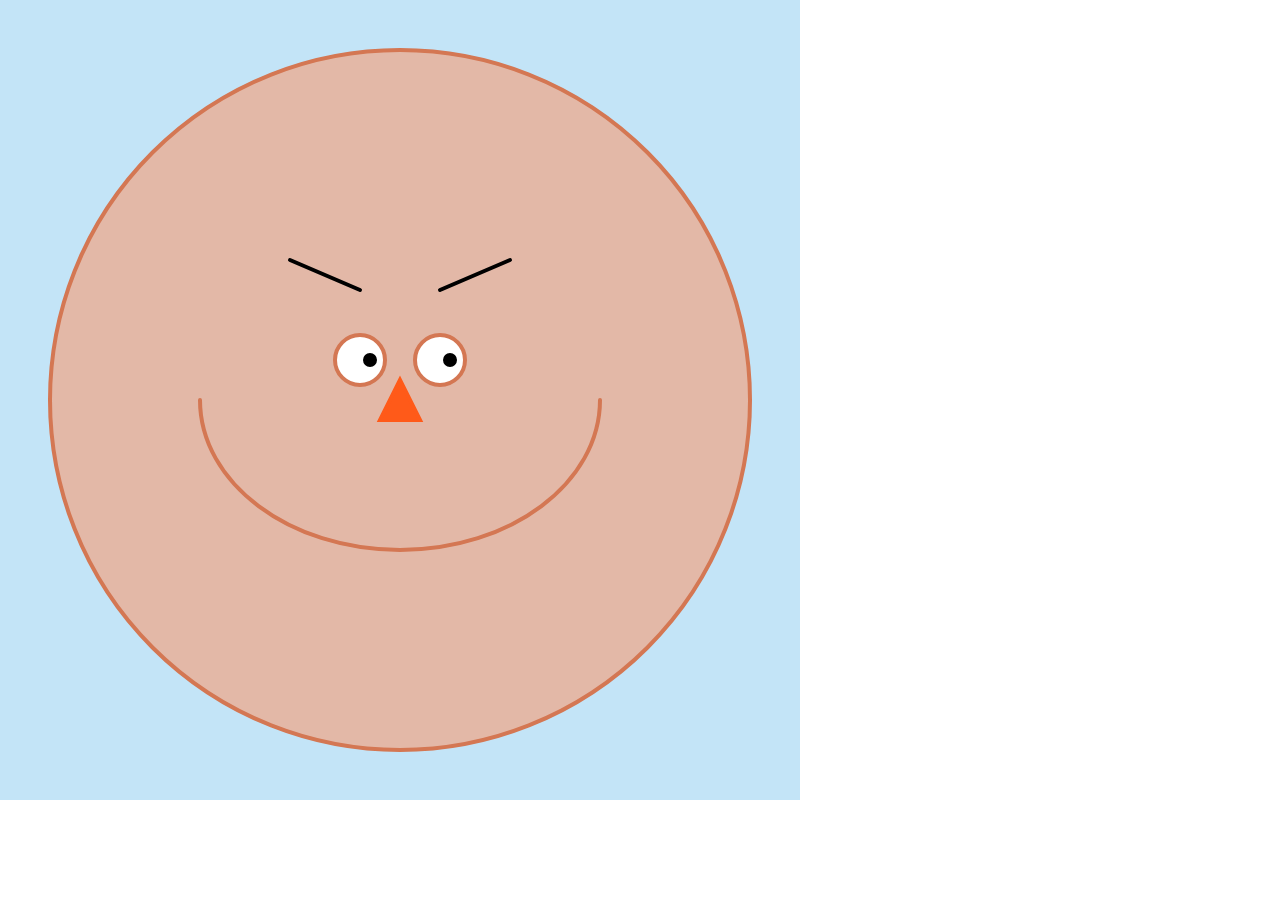
<file: week1/index.html>
<!DOCTYPE html>
<html lang="en">
  <head>
    <meta charset="utf-8" />
    <meta name="viewport" content="width=device-width, initial-scale=1.0">

    <title>Sketch</title>

    <link rel="stylesheet" type="text/css" href="style.css">

    <script src="libraries/p5.min.js"></script>
    <script src="libraries/p5.sound.min.js"></script>
  </head>

  <body>
    <script src="sketch.js"></script>
  </body>
</html>
</file>
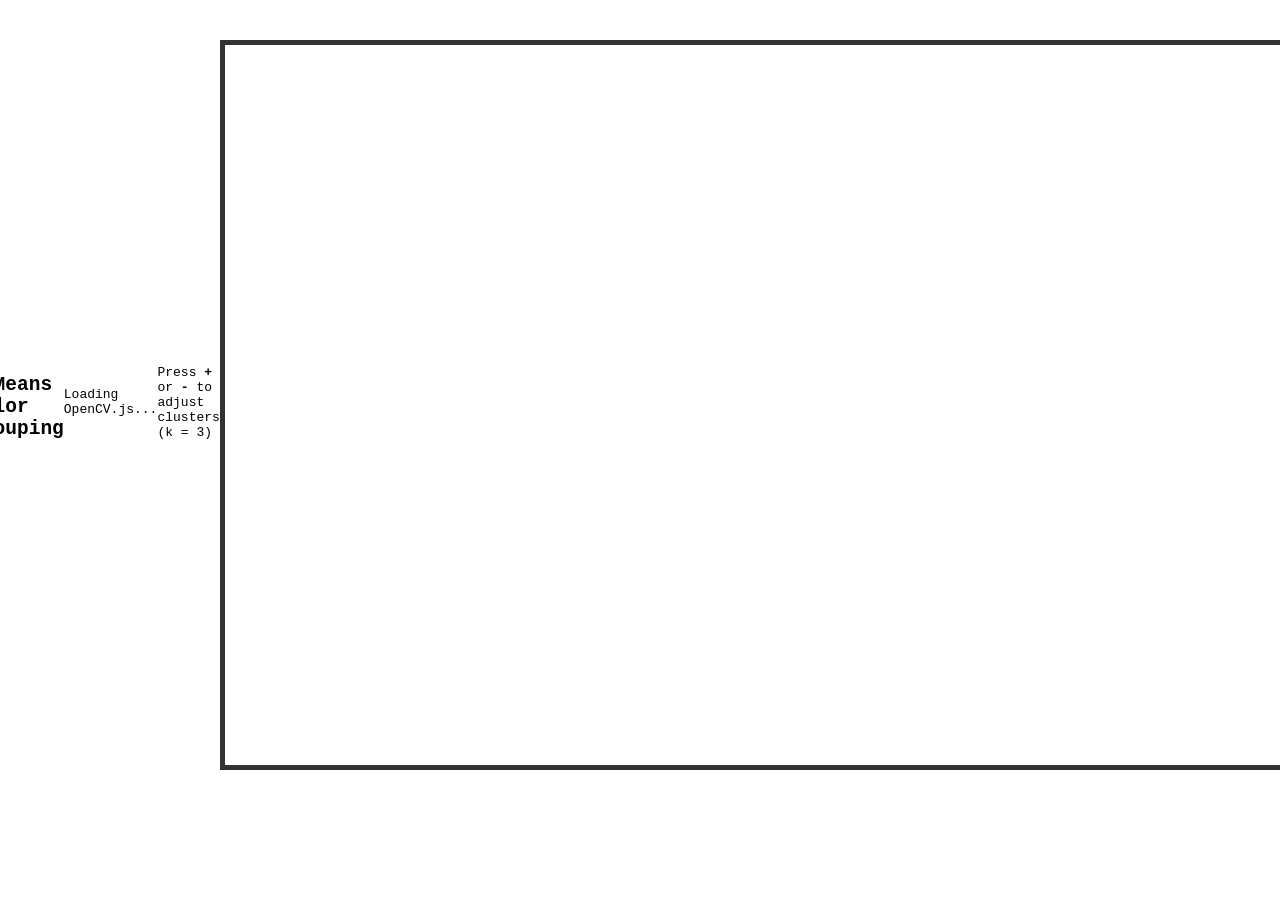
<file: Leah/weekly_project/week3/index.html>
<!DOCTYPE html>
<html lang="en">
  <head>
    <meta charset="utf-8" />
    <meta name="viewport" content="width=device-width, initial-scale=1.0">

    <title>Assignment 3- K-Means Video Segmentation</title>
    <link rel="stylesheet" type="text/css" href="style.css">
  </head>


  <body>
    <h2>K-Means Color Grouping</h2>

    <div id="status" class="info">Loading OpenCV.js...</div>
    <div class="info">Press <strong>+</strong> or <strong>-</strong> to adjust clusters (k = <span id="kVal">3</span>)</div>

    <!-- Hidden video element serving as webcam frame source -->
    <video id="videoInput" width="320" height="240" autoplay playsinline></video>

    <script src="libraries/p5.min.js"></script>

    <!-- Define Module configuration BEFORE loading opencv.js -->
    <script>
      var Module = {
        onRuntimeInitialized: function() {
          cvReady = true;
          const statusEl = document.getElementById('status');
          if (statusEl) statusEl.innerText = 'OpenCV.js loaded successfully.';
          if (typeof startCamera === 'function') {
            startCamera();
          }
        }
      };
    </script>

    <!-- Load OpenCV.js -->
    <script src="sketch.js"></script> 
    <script async src="https://docs.opencv.org/4.x/opencv.js"></script>
    

  </body>
</html>
</file>
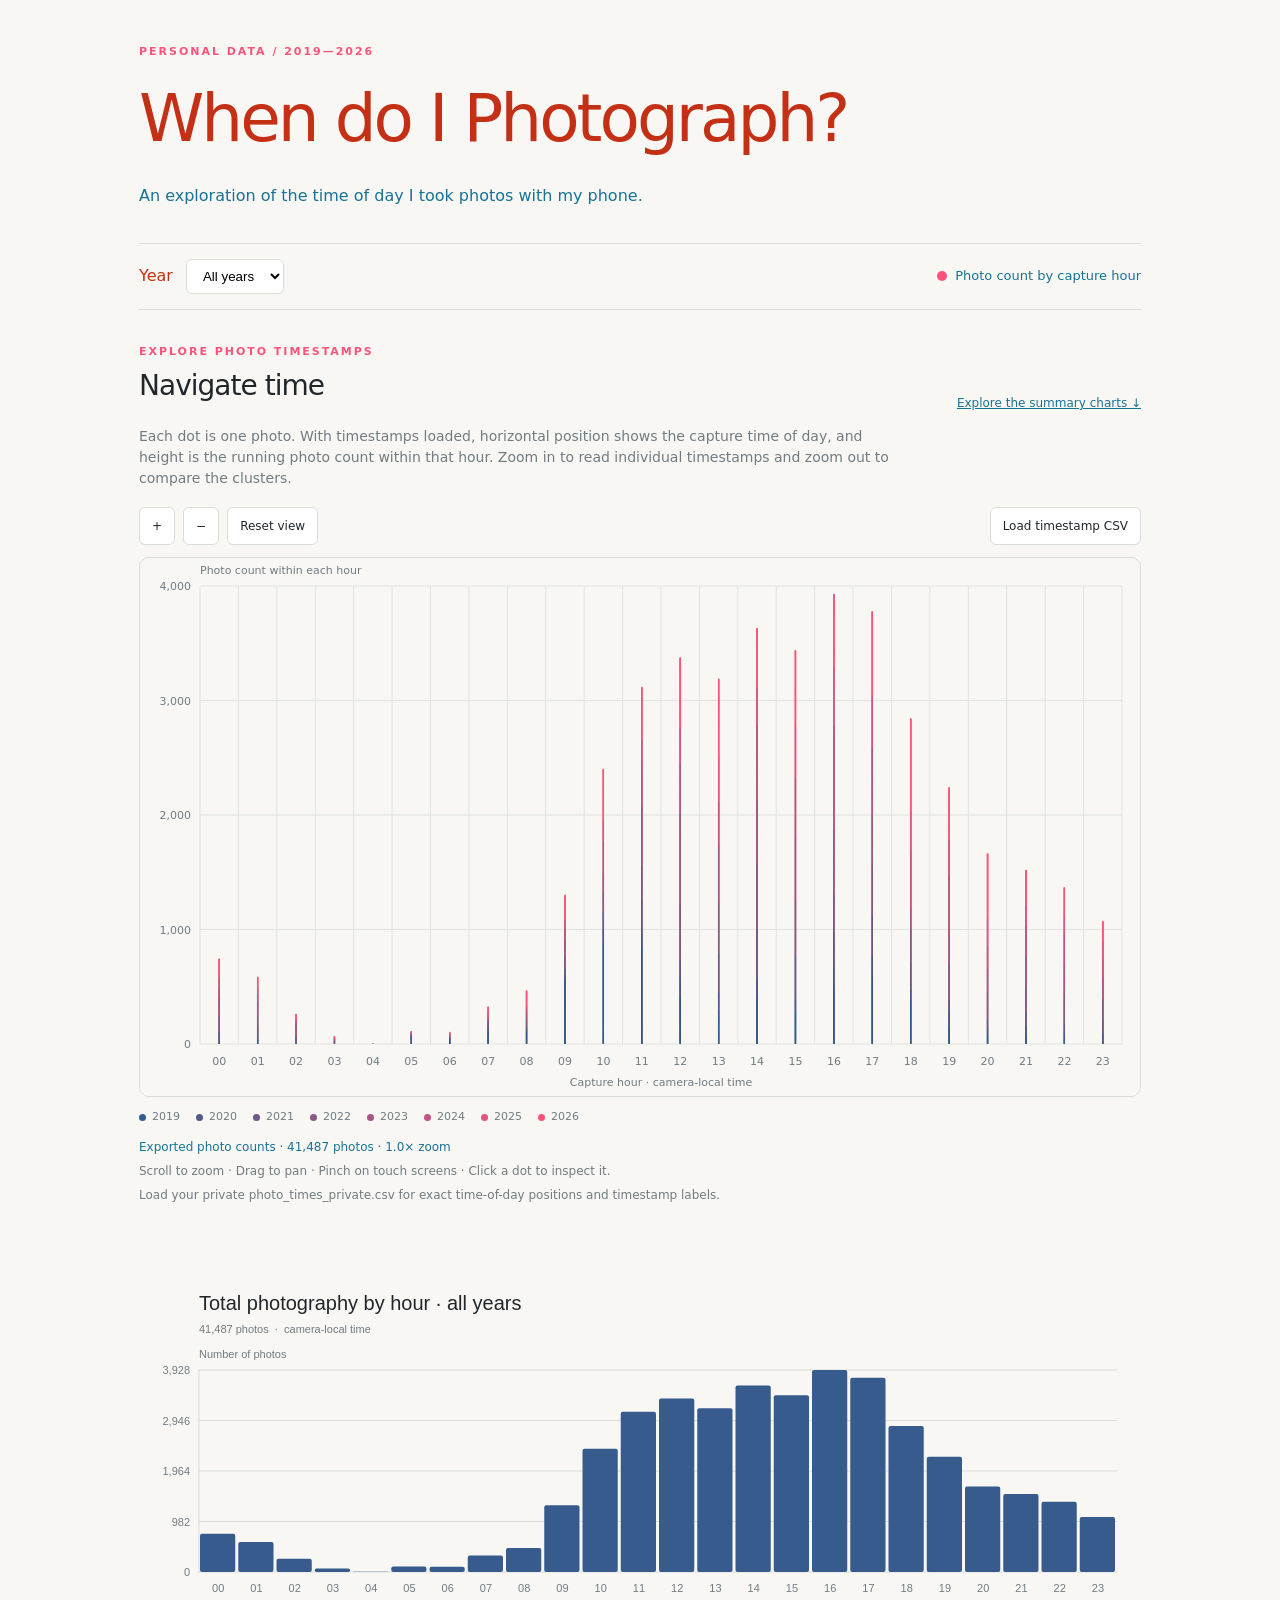
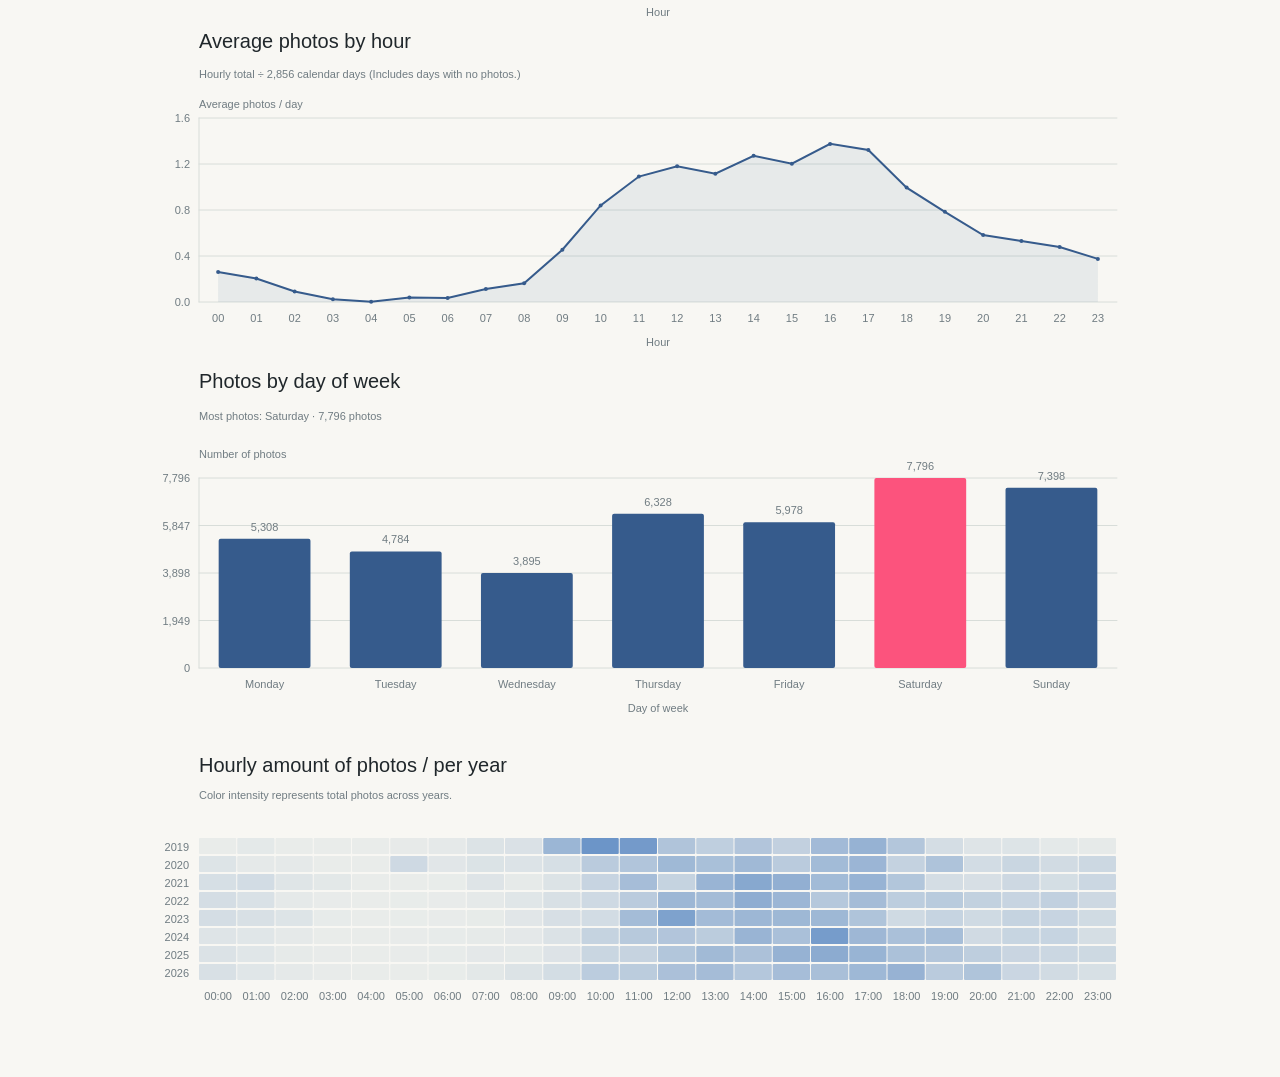
<file: Leah/weekly_project/project2/submission/index.html>
<!doctype html>
<html lang="en">
<head>
  <meta charset="utf-8">
  <meta name="viewport" content="width=device-width,initial-scale=1">
  <title>When do I Photograph — A Photo Time Diary</title>
  <link rel="stylesheet" href="style.css">
  <script defer src="library/p5.min.js"></script>
  <script defer src="library/p5.sound.min.js"></script>
  <script defer src="sketch.js"></script>
  <script defer src="navigate-time.js"></script>
</head>
<body>
  <main>
    <header><div class="eyebrow">PERSONAL DATA / 2019—2026</div><h1>When do I Photograph?</h1>
      <p>An exploration of the time of day I took photos with my phone. </p>
    </header>
    <div id="controls"><label>Year <select id="year-select"><option value="all">All years</option></select></label><div class="legend"><span class="dot"></span><span>Photo count by capture hour</span></div></div>
    <section id="time-navigation" aria-labelledby="navigate-heading">
      <div class="navigate-heading">
        <div><div class="eyebrow">EXPLORE PHOTO TIMESTAMPS</div><h2 id="navigate-heading">Navigate time</h2></div>
        <a href="#canvas-holder">Explore the summary charts ↓</a>
      </div>
      <p class="navigate-description">Each dot is one photo. With timestamps loaded, horizontal position shows the capture time of day, and height is the running photo count within that hour. Zoom in to read individual timestamps and zoom out to compare the clusters.</p>
      <div class="navigate-toolbar" aria-label="Time navigation controls">
        <div class="navigate-buttons">
          <button id="navigate-in" type="button" aria-label="Zoom in">+</button>
          <button id="navigate-out" type="button" aria-label="Zoom out">−</button>
          <button id="navigate-reset" type="button">Reset view</button>
        </div>
        <div class="navigate-buttons">
          <input id="navigate-file" type="file" accept=".csv,text/csv" hidden>
          <button id="navigate-load" type="button">Load timestamp CSV</button>
          <button id="navigate-clear" type="button" hidden>Use exported data</button>
        </div>
      </div>
      <div id="navigate-stage">
        <canvas id="navigate-canvas" tabindex="0" role="img" aria-label="Zoomable photo timestamp graph. With a CSV loaded, horizontal position is capture time of day and vertical position is the cumulative photo count within each hour in capture-date order. Scroll or use plus and minus to zoom, drag or use arrow keys to pan, and press zero to reset. Load a local CSV to read exact timestamps."></canvas>
        <div id="navigate-tooltip" hidden></div>
      </div>
      <div id="navigate-years" aria-label="Dot colors by year"></div>
      <p id="navigate-status" role="status" aria-live="polite"></p>
      <p class="navigate-help">Scroll to zoom · Drag to pan · Pinch on touch screens · Click a dot to inspect it. </p>
      <p id="navigate-detail" aria-live="polite">Load your private <code>photo_times_private.csv</code> to see exact timestamps. The file stays in this browser tab and is not uploaded or saved by the page.</p>
    </section>
    <div id="canvas-holder" role="img" aria-label="Hourly photo totals, average photos per day by capture hour, Monday-to-Sunday photo totals with the busiest day highlighted, and yearly heatmap. The year selector filters the totals, average, and weekday charts."></div>
  </main>
</body>
</html>
</file>
<file: week1/style.css>
html, body {
  margin: 0;
  padding: 0;
}

canvas {
  display: block;
}
</file>
<file: Leah/weekly_project/week3/style.css>
html, body {
  margin: 0;
  padding: 0;
  font-family: monospace; padding: 20px;
  display:flex;
  justify-content: center; /* Center horizontally */
  align-items: center;     /* Center vertically */
}

canvas {
  border: 5px solid #333;
  background-color: #ffffff;
}

#videoInput { 
  display: none; 
} /* Hide raw video element */

.info { 
  margin-bottom: 10px; 
}
</file>
<file: Leah/weekly_project/project2/submission/style.css>
:root{
    color-scheme:light;
    --paper:#f8f7f3;
    --ink:#c43016;
    --secondary:#187295;
    --accent:#fc537d;
    --line:#d9ddd9}
    *{
        box-sizing:border-box
    }
    body{
        margin:0;
        background:var(--paper);
        color:var(--ink);
        font:16px/1.5 system-ui,
        -apple-system,
        BlinkMacSystemFont,"Helvetica Neue",
        sans-serif
    }
    main{
        max-width:1050px;
        margin:0 auto;
        padding:44px 24px 60px
    }
    .eyebrow{
        font-size:11px;
        font-weight:700;
        letter-spacing:.18em;
        color:var(--accent)
    }
    h1{
        font-size:clamp(34px,6vw,66px);
        font-weight:500;
        letter-spacing:-.045em;
        margin:8px 0
    }
    header p{
        max-width:670px;
        color:var(--secondary)
    }
    #controls{
        display:flex;
        align-items:center;
        justify-content:space-between;
        gap:15px;
        margin-top:35px;
        padding:15px 0;
        border-block:1px solid var(--line)
    }
    select{
        border:1px solid var(--line);
        border-radius:6px;
        background:#fff;
        padding:8px 12px;
        margin-left:8px
    }
    #canvas-holder{
        width:100%;
        min-height:500px
    }
    canvas{
        display:block
    }
    .legend{
        color:var(--secondary);
        font-size:13px;
        display:flex;
        align-items:center;
        gap:8px
    }
    .dot{
        height:10px;
        width:10px;
        background:var(--accent);
        border-radius:50%
    }
    footer{
        border-top:1px solid var(--line);
        font-size:12px;
        color:var(--secondary);
        margin-top:12px
    }
    [hidden]{display:none!important}
    #time-navigation{margin:34px 0 48px;color:#20272b}
    .navigate-heading{display:flex;justify-content:space-between;align-items:end;gap:18px}
    .navigate-heading h2{font-size:28px;font-weight:500;letter-spacing:-.035em;margin:5px 0}
    .navigate-heading a{color:var(--secondary);font-size:12px;white-space:nowrap}
    .navigate-description{max-width:760px;color:#707c82;font-size:14px}
    .navigate-toolbar,.navigate-buttons{display:flex;align-items:center;flex-wrap:wrap;gap:8px}
    .navigate-toolbar{justify-content:space-between;margin:18px 0 12px}
    .navigate-buttons button{font:inherit;font-size:12px;background:#fff;color:#20272b;border:1px solid var(--line);border-radius:6px;padding:9px 12px;cursor:pointer;min-height:38px}
    .navigate-buttons button:not(:disabled):hover{border-color:var(--accent);background:#fff5f8}
    .navigate-buttons button:disabled{opacity:.5;cursor:not-allowed}
    .navigate-buttons button:focus-visible,.navigate-heading a:focus-visible{outline:2px solid var(--accent);outline-offset:3px}
    #navigate-stage{position:relative;height:clamp(380px,60vh,600px);border:1px solid var(--line);border-radius:10px;overflow:hidden;background:var(--paper)}
    #navigate-canvas{width:100%;height:100%;cursor:grab;touch-action:none}
    #navigate-canvas:active{cursor:grabbing}
    #navigate-canvas:focus-visible{outline:2px solid var(--accent);outline-offset:-3px}
    #navigate-tooltip{position:absolute;max-width:min(290px,90%);pointer-events:none;background:#20272b;color:white;border-radius:5px;padding:8px 11px;font:11px/1.5 ui-monospace,monospace;white-space:pre-line;overflow-wrap:anywhere;box-shadow:0 3px 16px #20272b22}
    #navigate-years{display:flex;flex-wrap:wrap;gap:6px 16px;margin-top:12px;color:#707c82;font-size:11px}
    #navigate-years span{display:inline-flex;align-items:center;gap:6px}
    #navigate-years i{width:7px;height:7px;border-radius:50%}
    #navigate-status{font-size:12px;color:var(--secondary);margin:12px 0 6px}
    .navigate-help,#navigate-detail{font-size:12px;color:#707c82;margin:6px 0}
    #navigate-detail{min-height:38px}
    @media(max-width:600px){
        .navigate-heading{display:block}
        .navigate-heading a{display:inline-block;margin-top:8px}
        .navigate-toolbar{justify-content:flex-start}
        main{
            padding:26px 13px
        }
        .legend{
            display:none
        }
        #canvas-holder{
            min-height:440px
        }
    }
</file>
